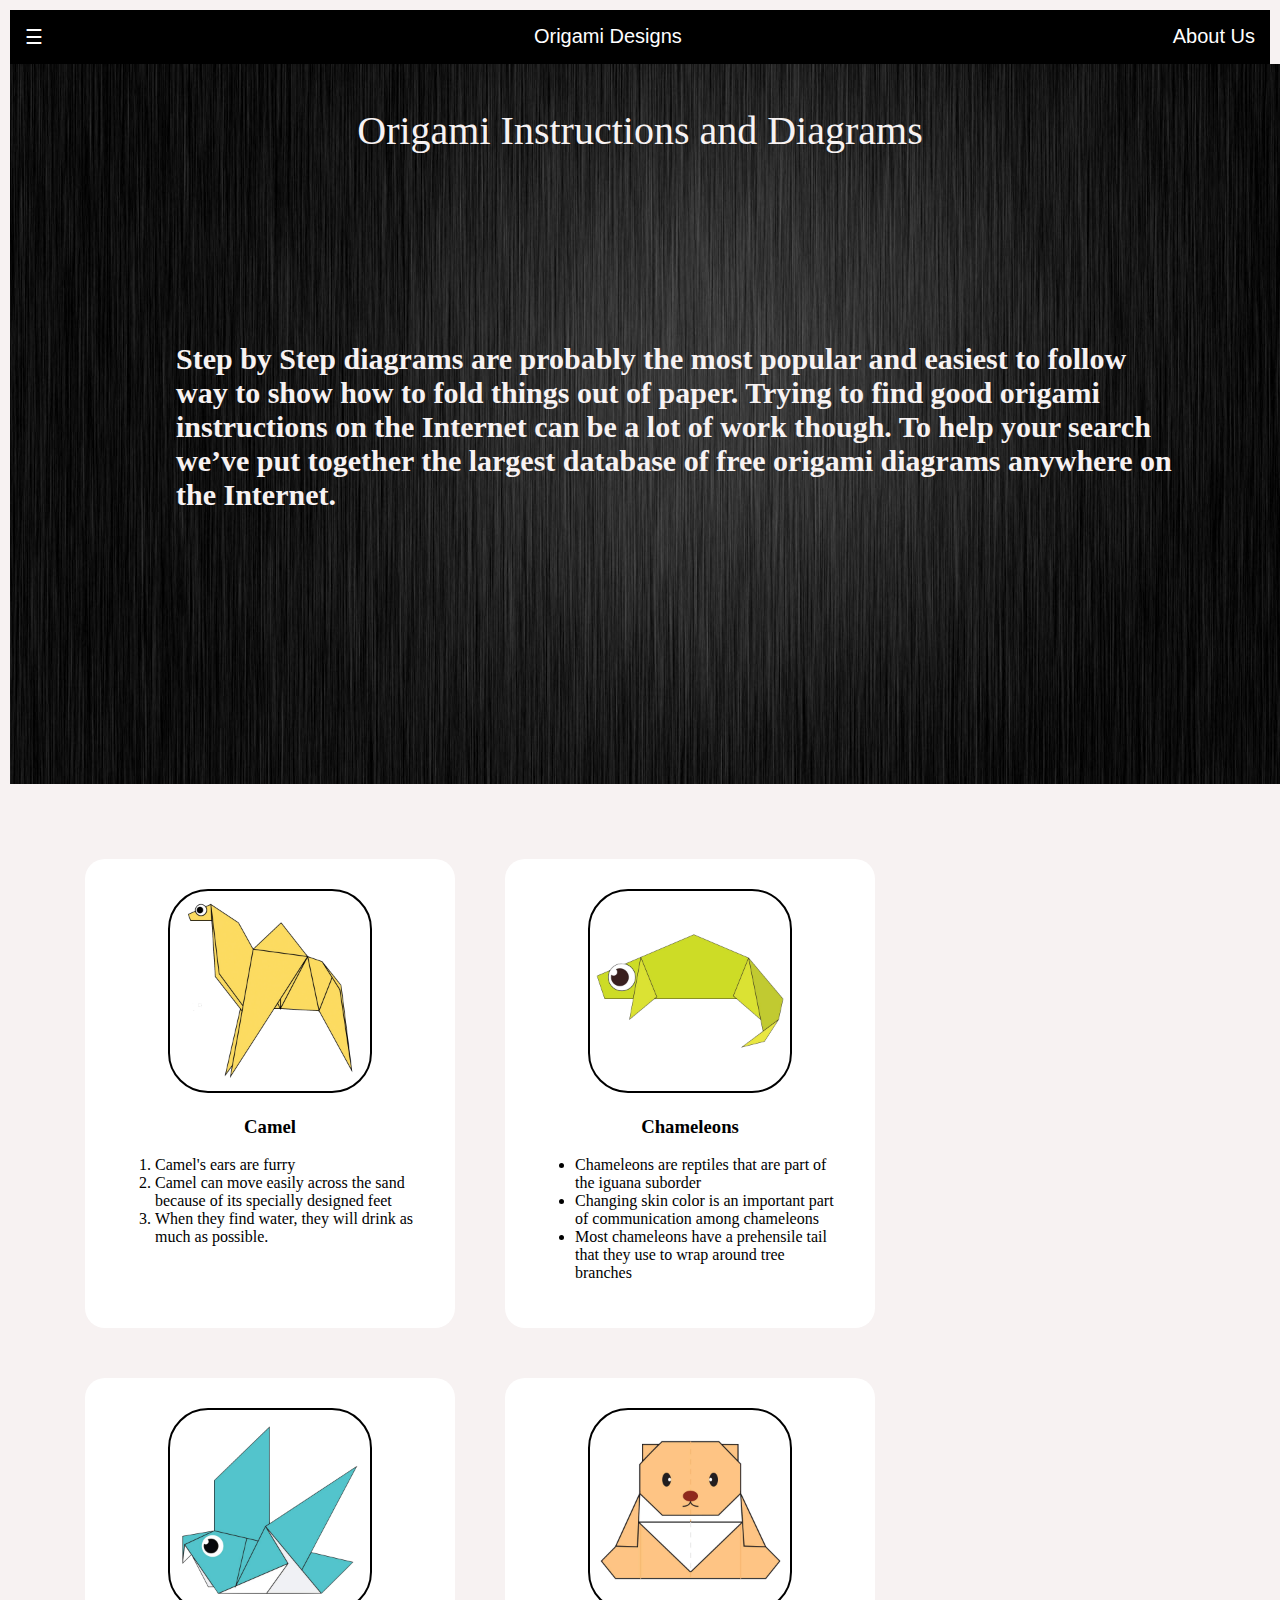
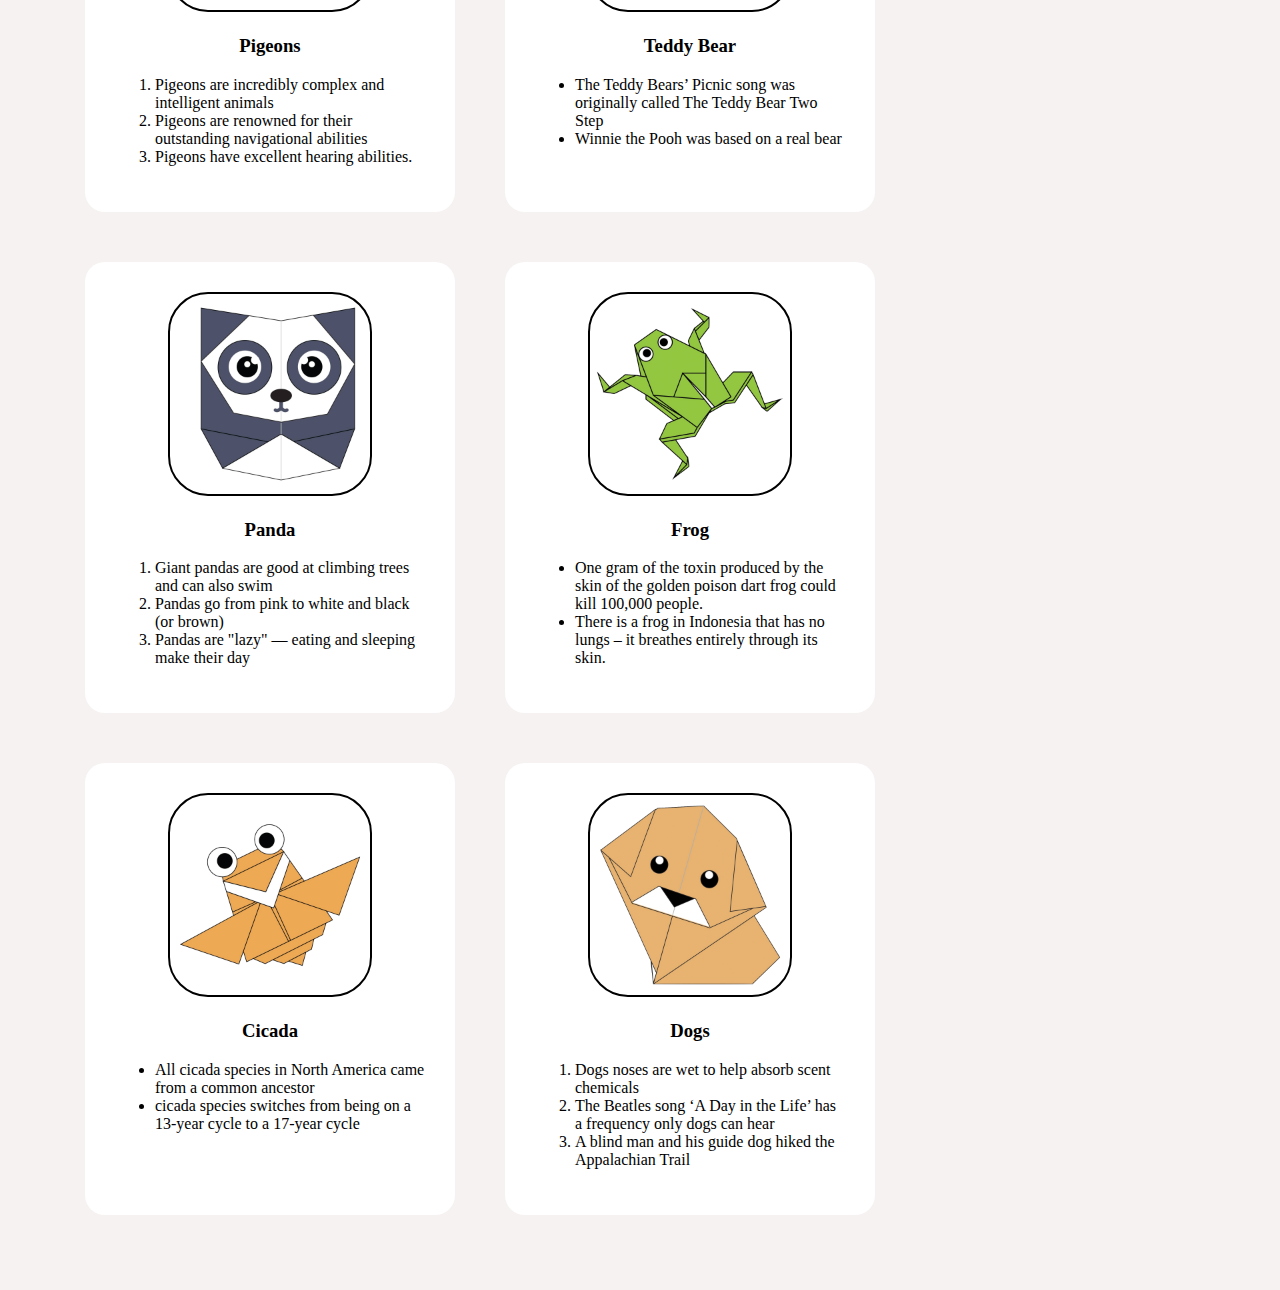
<file: index.html>
<!DOCTYPE html>
<!DOCTYPE html>
<html lang="en">
<head>
    <title>Origami Designs</title>
    <link rel="stylesheet" type="text/css" href="styles.css">
</head>
<body>
<div class="header">
    <div class="menu">
        <div ><a href ="#">☰</a></div>
        <div >Origami Designs</div>
        <div ><a href ="about.html">About Us</a></div>
    </div>
</div>
<div class ="bodyimg">

     <img src="main2.jpg">

    <p>
      Origami Instructions and Diagrams  
    </p>

    <h3 style='word-wrap:break-word;'><br>
    Step by Step diagrams are probably the most popular and easiest to follow way to show how to fold things out of paper. 
    Trying to find good origami instructions on the Internet can be a lot of work though. To help your search we’ve put
    together the largest database of free origami diagrams anywhere on the Internet.
    </h3>

</div>
<div class ="grid">
    <div class ="origami">
        <center>
        <a href ="http://origami.me/camel/"><img src="camel.png" width="200px" height="200px"></a>
        <h3> Camel </h3>
        </center>
        <p>
            <ol>
                <li>Camel's ears are furry</li>
                <li>Camel can move easily across the sand because of its specially designed feet</li>
                <li>When they find water, they will drink as much as possible.</li>
            </ol>
        </p>
        </div>
    <div class="origami">
        <center>
        <a href="http://origami.me/chameleon/"><img src="chameleon.png" width="200px" height="200px"></a>
        <h3> Chameleons </h3>
        </center>
        <p> 
            <ul>
                <li>Chameleons are reptiles that are part of the iguana suborder</li>
                <li>Changing skin color is an important part of communication among chameleons</li>
                <li>Most chameleons have a prehensile tail that they use to wrap around tree branches</li>
            </ul>
        </p>
        </div>
    <div class="origami">
        <center>
        <a href="http://origami.me/pigeon/"><img src="pigeon.png" width="200px" height="200px"></a>
        <h3> Pigeons </h3>
        </center>
        <p>
        <ol>
            <li>Pigeons are incredibly complex and intelligent animals</li>
            <li>Pigeons are renowned for their outstanding navigational abilities</li>
            <li>Pigeons have excellent hearing abilities.</li>
        </ol>
        </p>
        </div>
    <div class="origami">
        <center>
        <a href="http://origami.me/teddy-bear/"><img src="teddy.png" width="200px" height="200px"></a>
        <h3> Teddy Bear </h3>
        </center>
        <p>
        <ul>
            <li>The Teddy Bears’ Picnic song was originally called The Teddy Bear Two Step</li>
            <li>Winnie the Pooh was based on a real bear</li>
            
        </ul>
        </p>
        </div>

    
    <div class="origami">
        <center>
            <a href="http://origami.me/panda/"><img src="panda.png" width="200px" height="200px"></a>
            <h3> Panda </h3>
        </center>
        <p>
        <ol>
            <li>Giant pandas are good at climbing trees and can also swim</li>
            <li>Pandas go from pink to white and black (or brown)</li>
            <li>Pandas are "lazy" — eating and sleeping make their day</li>
        </ol>
        </p>
    </div>
    <div class="origami">
        <center>
            <a href ="http://origami.me/traditional-frog/"><img src="frog.png" width="200px" height="200px"></a>
            <h3> Frog </h3>
        </center>
        <p>
        <ul>
            <li>One gram of the toxin produced by the skin of the golden poison dart frog could kill 100,000 people.</li>
            <li>There is a frog in Indonesia that has no lungs – it breathes entirely through its skin.</li>
    
        </ul>
        </p>
    </div>
    <div class="origami">
        <center>
            <a href="http://origami.me/flying-cicada/"><img src="cicada.png" width="200px" height="200px"></a>
            <h3> Cicada </h3>
        </center>
        <p>
        <ul>
            <li>All cicada species in North America came from a common ancestor</li>
            <li>cicada species switches from being on a 13-year cycle to a 17-year cycle</li>
        </ul>
        </p>
    </div>
    <div class="origami">
        <center>
           <a href="http://origami.me/puppy/"><img src="dog.png" width="200px" height="200px"></a>
            <h3> Dogs </h3>
        </center>
        <p>
        <ol>
            <li>Dogs noses are wet to help absorb scent chemicals</li>
            <li>The Beatles song ‘A Day in the Life’ has a frequency only dogs can hear</li>
            <li>A blind man and his guide dog hiked the Appalachian Trail</li>
        </ol>
        </p>
    </div>
    

</div>
</body>
</html>
</file>
<file: styles.css>
.menu{
    display: flex;
    justify-content: space-between;
    background-color: black;
    padding: 15px;
    font-size: 20px;
    font-family: sans-serif;
    font-weight: 400;
    color: white;
}
body{
    margin: 10px;
    background-color:#f7f2f2;
    
}
a{
    text-decoration :none
}
a:link{
    color:#ffffff;
}

/*a:old*/
a:clicked{
    color: #ffffff;
}

.bodyimg{
    display:flex;
}

.bodyimg p{
    color:#f7f2f2;
    font-size: 40px;
    font-family: fantasy;
    position: absolute;
    top:10%;
    left: 50%;
    transform: translate(-50%,-50%);
}
.bodyimg h3{
    color:#f7f2f2;
    font-family: fantasy;
    font-size: 30px;
    width: 1000px;
    position: absolute;
    top: 40%;
    left: 45%;
    transform: translate(-40%, -40%);
    justify-content:safe;
}
.grid{
    display: flex;
    flex-wrap: wrap;
    margin: 50px;
    font-family: sans-serif;
    
}
.grid img{
    border: 2px solid black;
    border-radius: 40px;
}
.origami {
    
    border-radius: 20px;
    background-color: #ffffff;
    padding: 30px;
    margin: 25px;
    width:310px;
    font-family: fantasy;
    
}

.origami:hover{
    transform: scale(1.2);
}
</file>
